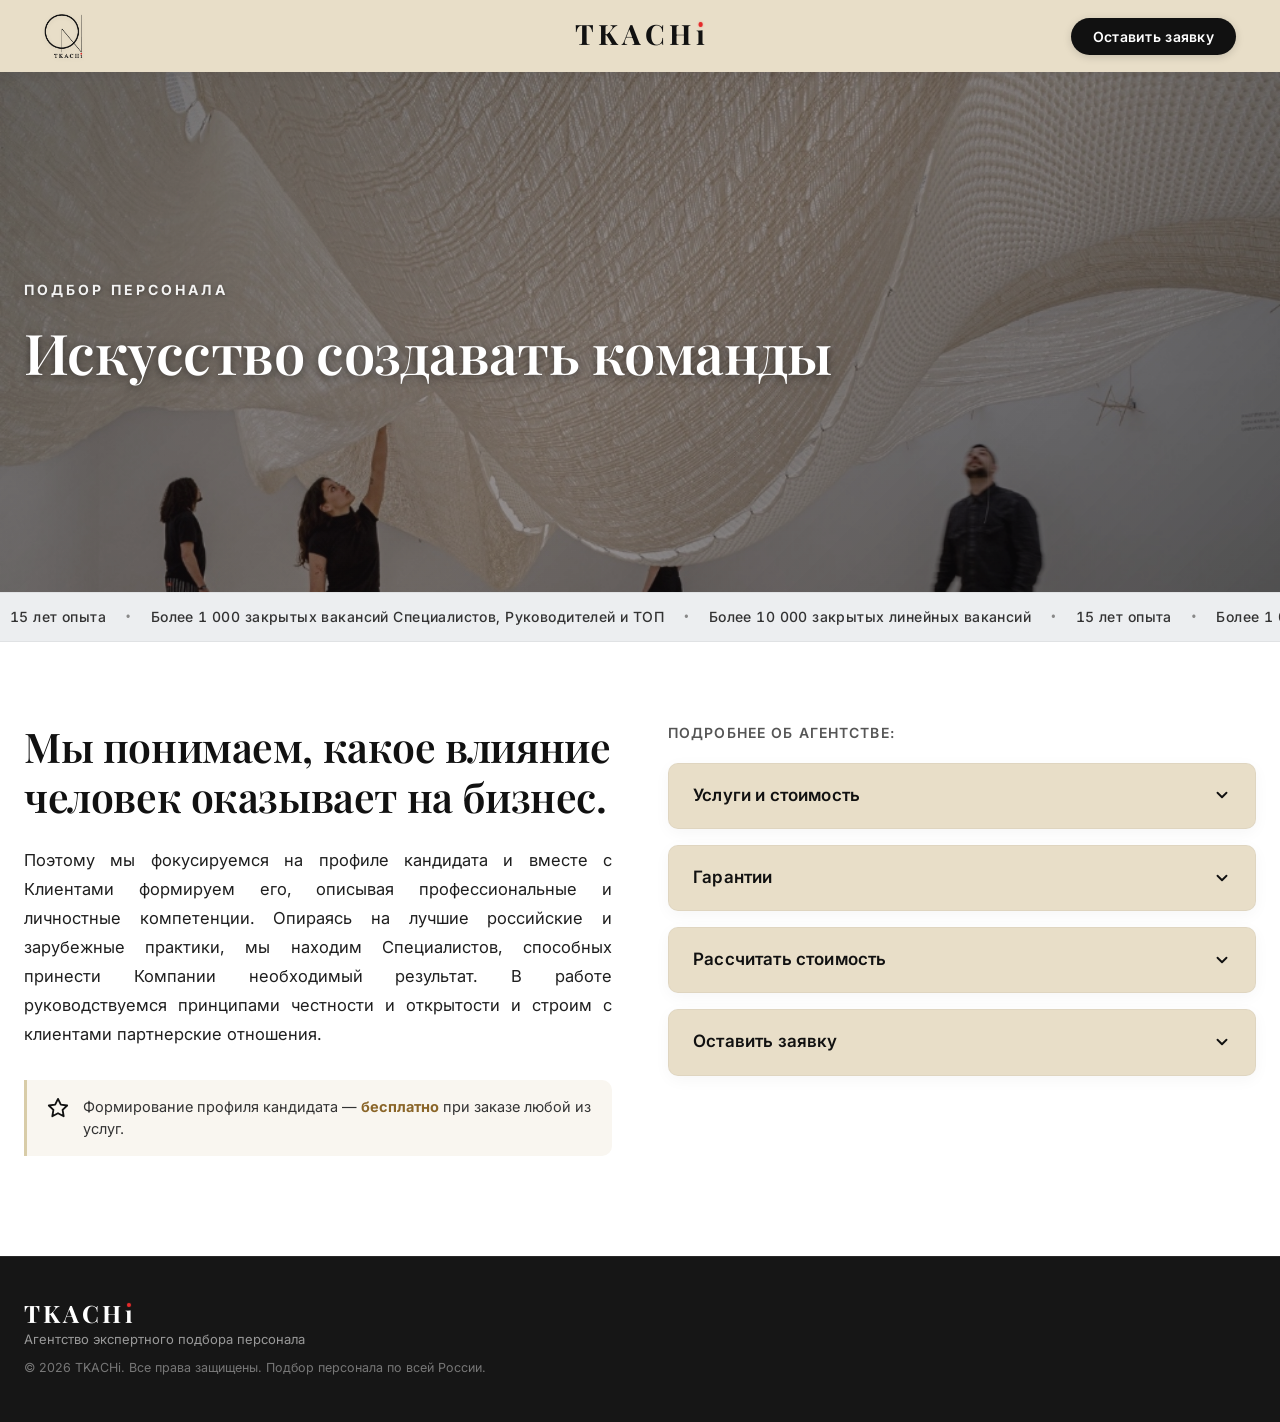
<file: index.html>
<!DOCTYPE html>
<html lang="ru">
<head>
  <meta charset="UTF-8">
  <meta name="viewport" content="width=device-width, initial-scale=1.0, viewport-fit=cover">
  <meta name="format-detection" content="telephone=no, date=no, address=no, email=no">
  <title>TKACHi — Агентство по подбору персонала</title>
  <meta name="description" content="TKACHi — агентство по подбору персонала. Экспертный поиск линейного персонала, специалистов, руководителей и ТОП-менеджеров. Искусство создавать команды.">
  <meta name="keywords" content="подбор персонала, рекрутинг, кадровое агентство, ТКАЧи, TKACHi, подбор руководителей, подбор топ менеджеров">

  <!-- Google Fonts: Cormorant Garamond for editorial headings & Inter for clean UI with Cyrillic support -->
  <link rel="preconnect" href="https://fonts.googleapis.com">
  <link rel="preconnect" href="https://fonts.gstatic.com" crossorigin>
  <link href="https://fonts.googleapis.com/css2?family=Cormorant+Garamond:ital,wght@0,400;0,500;0,600;0,700;1,400;1,600&family=Inter:wght@300;400;500;600;700;800&family=Playfair+Display:ital,wght@0,500;0,600;0,700;1,400&subset=cyrillic,cyrillic-ext&display=swap" rel="stylesheet">

  <link rel="stylesheet" href="styles.css">
  <link rel="icon" type="image/png" href="assets/logo-dark.png">
</head>
<body>

  <!-- 1. ПЛАШКА СВЕРХУ (Top Bar) -->
  <header class="top-bar" id="topHeader">
    <div class="top-bar-container">
      
      <!-- Слева по плашке «темное лого» -->
      <div class="top-bar-left">
        <a href="#hero" class="dark-logo-link" aria-label="TKACHi Главная">
          <img src="assets/logo-dark.png" alt="TKACHi dark logo" class="dark-logo-img">
        </a>
      </div>

      <!-- Посередине TKACHi (i с красной точкой), цвет надписи - черный -->
      <div class="top-bar-center">
        <a href="#hero" class="brand-text-center" id="brandSecretTrigger">
          <span class="brand-word">TKACH<span class="red-dot-i"><span class="dotless-i">ı</span></span></span>
        </a>
      </div>

      <!-- Справа по плашке кнопка-дубли «Оставить заявку», цвет кнопки черный, надпись белая -->
      <div class="top-bar-right">
        <button type="button" class="btn-top-cta" id="topCtaBtn" aria-label="Оставить заявку">
          Оставить заявку
        </button>
      </div>

    </div>
  </header>

  <main>
    <!-- 2. ЗАГОЛОВОК (Hero Section with Background Image) -->
    <section class="hero-section" id="hero">
      <div class="hero-backdrop"></div>
      <div class="hero-container">
        <!-- Надпись со шрифтом и размером схожим с шаблоном -->
        <p class="hero-subhead">ПОДБОР ПЕРСОНАЛА</p>
        <h1 class="hero-title">Искусство создавать команды</h1>
      </div>
    </section>

    <!-- 3. ПЛАШКА ПОД КАРТИНКОЙ (Running Ticker) -->
    <section class="ticker-section" aria-label="Наши достижения">
      <div class="ticker-track-wrap">
        <div class="ticker-track" id="tickerTrack">
          <!-- Text repeated for seamless infinite scrolling loop -->
          <div class="ticker-item">
            <span class="ticker-chunk">15 лет опыта</span>
            <span class="ticker-dot">•</span>
            <span class="ticker-chunk">Более 1 000 закрытых вакансий Специалистов, Руководителей и ТОП</span>
            <span class="ticker-dot">•</span>
            <span class="ticker-chunk">Более 10 000 закрытых линейных вакансий</span>
            <span class="ticker-dot">•</span>
          </div>
          <div class="ticker-item" aria-hidden="true">
            <span class="ticker-chunk">15 лет опыта</span>
            <span class="ticker-dot">•</span>
            <span class="ticker-chunk">Более 1 000 закрытых вакансий Специалистов, Руководителей и ТОП</span>
            <span class="ticker-dot">•</span>
            <span class="ticker-chunk">Более 10 000 закрытых линейных вакансий</span>
            <span class="ticker-dot">•</span>
          </div>
          <div class="ticker-item" aria-hidden="true">
            <span class="ticker-chunk">15 лет опыта</span>
            <span class="ticker-dot">•</span>
            <span class="ticker-chunk">Более 1 000 закрытых вакансий Специалистов, Руководителей и ТОП</span>
            <span class="ticker-dot">•</span>
            <span class="ticker-chunk">Более 10 000 закрытых линейных вакансий</span>
            <span class="ticker-dot">•</span>
          </div>
        </div>
      </div>
    </section>

    <!-- 4. НАПОЛНЕНИЕ НИЖЕ (Main Content: Left text, Right expandable beige buttons) -->
    <section class="content-section" id="content">
      <div class="content-container">
        
        <!-- 1. Текст об агентстве (на десктопе слева вверху, на мобильных — первым) -->
        <div class="content-left content-intro" id="contentIntro">
          <h2 class="content-heading">Мы понимаем, какое влияние человек оказывает на бизнес.</h2>
          <div class="content-body">
            <p>Поэтому мы фокусируемся на профиле кандидата и вместе с Клиентами формируем его, описывая профессиональные и личностные компетенции. Опираясь на лучшие российские и зарубежные практики, мы находим Специалистов, способных принести Компании необходимый результат. В работе руководствуемся принципами честности и открытости и строим с клиентами партнерские отношения.</p>
          </div>

          <!-- Дополнительная информация о спецпредложении -->
          <div class="extra-offer-card">
            <div class="offer-icon">
              <svg width="22" height="22" viewBox="0 0 24 24" fill="none" stroke="currentColor" stroke-width="2" stroke-linecap="round" stroke-linejoin="round">
                <path d="M12 2l3.09 6.26L22 9.27l-5 4.87 1.18 6.88L12 17.77l-6.18 3.25L7 14.14 2 9.27l6.91-1.01L12 2z"></path>
              </svg>
            </div>
            <div class="offer-text">
              Формирование профиля кандидата — <span>бесплатно</span> при заказе любой из услуг.
            </div>
          </div>
        </div>

        <!-- 2. Блоки (на десктопе справа, на мобильных — вторым, между текстом и контактами) -->
        <div class="content-right" id="actionsList">
          <p class="cards-eyebrow">Подробнее об агентстве:</p>

          <!-- 1й, название – Услуги и стоимость -->
          <div class="beige-card" id="cardServices" data-card="services" tabindex="0">
            <div class="card-header" role="button" aria-expanded="false" aria-controls="cardContentServices">
              <span class="card-title">Услуги и стоимость</span>
              <span class="card-indicator" aria-hidden="true">
                <svg class="chevron-icon" width="18" height="18" viewBox="0 0 24 24" fill="none" stroke="currentColor" stroke-width="2.5" stroke-linecap="round" stroke-linejoin="round"><polyline points="6 9 12 15 18 9"></polyline></svg>
              </span>
            </div>
            
            <div class="card-content" id="cardContentServices">
              <div class="services-list">
                <!-- Ниспадающий список из 3х с подсветкой стоимости при наведении -->
                <div class="service-item" tabindex="0">
                  <div class="service-item-head">
                    <span class="service-bullet">01</span>
                    <span class="service-name">Подбор линейного персонала</span>
                  </div>
                  <div class="service-price-badge">
                    <span class="price-highlight">10% от годового дохода сотрудника, при наличии 3х и более вакансий -20%</span>
                  </div>
                  <p class="service-subtext">Массовый подбор рабочих специальностей, торгового и сервисного персонала.</p>
                </div>

                <div class="service-item" tabindex="0">
                  <div class="service-item-head">
                    <span class="service-bullet">02</span>
                    <span class="service-name">Подбор Специалистов и Руководителей</span>
                  </div>
                  <div class="service-price-badge">
                    <span class="price-highlight">15% от годового дохода сотрудника, при наличии 3х и более вакансий -20%</span>
                  </div>
                  <p class="service-subtext">Точечный подбор специалистов, экспертов узкого профиля, Руководителей отделов.</p>
                </div>

                <div class="service-item" tabindex="0">
                  <div class="service-item-head">
                    <span class="service-bullet">03</span>
                    <span class="service-name">Подбор ТОП-менеджеров</span>
                  </div>
                  <div class="service-price-badge">
                    <span class="price-highlight">18% от годового дохода сотрудника, допустимо обсуждение стоимости</span>
                  </div>
                  <p class="service-subtext">Подбор Руководителей компаний уровня C-level.</p>
                </div>
              </div>

              <div class="card-footer-action">
                <button type="button" class="btn-subaction" id="goToCalculatorBtn">
                  Рассчитать точную стоимость в калькуляторе →
                </button>
              </div>
            </div>
          </div>

          <!-- 2й, название – Гарантии -->
          <div class="beige-card" id="cardGuarantees" data-card="guarantees" tabindex="0">
            <div class="card-header" role="button" aria-expanded="false" aria-controls="cardContentGuarantees">
              <span class="card-title">Гарантии</span>
              <span class="card-indicator" aria-hidden="true">
                <svg class="chevron-icon" width="18" height="18" viewBox="0 0 24 24" fill="none" stroke="currentColor" stroke-width="2.5" stroke-linecap="round" stroke-linejoin="round"><polyline points="6 9 12 15 18 9"></polyline></svg>
              </span>
            </div>

            <div class="card-content" id="cardContentGuarantees">
              <div class="guarantees-list">
                <!-- Ниспадающий список из 3х -->
                <div class="guarantee-item">
                  <div class="guarantee-icon">
                    <svg width="20" height="20" viewBox="0 0 24 24" fill="none" stroke="currentColor" stroke-width="2" stroke-linecap="round" stroke-linejoin="round"><circle cx="12" cy="12" r="10"></circle><polyline points="12 6 12 12 16 14"></polyline></svg>
                  </div>
                  <div class="guarantee-info">
                    <h4 class="guarantee-name">Фиксированный срок закрытия вакансий</h4>
                    <p class="guarantee-text">Первые резюме релевантных кандидатов предоставляем в течение 7 рабочих дней.</p>
                  </div>
                </div>

                <div class="guarantee-item">
                  <div class="guarantee-icon">
                    <svg width="20" height="20" viewBox="0 0 24 24" fill="none" stroke="currentColor" stroke-width="2" stroke-linecap="round" stroke-linejoin="round"><path d="M12 22s8-4 8-10V5l-8-3-8 3v7c0 6 8 10 8 10z"></path></svg>
                  </div>
                  <div class="guarantee-info">
                    <h4 class="guarantee-name">Гарантия замены в течение испытательного срока</h4>
                    <p class="guarantee-text">Если сотрудник не пройдет испытательный срок, мы в кратчайшие сроки предоставим бесплатную замену.</p>
                  </div>
                </div>

                <div class="guarantee-item">
                  <div class="guarantee-icon">
                    <svg width="20" height="20" viewBox="0 0 24 24" fill="none" stroke="currentColor" stroke-width="2" stroke-linecap="round" stroke-linejoin="round"><path d="M22 11.08V12a10 10 0 1 1-5.93-9.14"></path><polyline points="22 4 12 14.01 9 11.01"></polyline></svg>
                  </div>
                  <div class="guarantee-info">
                    <h4 class="guarantee-name">Квалифицированные кандидаты</h4>
                    <p class="guarantee-text">Все кандидаты проходят оценку экспертами в соответствии с профилем должности.</p>
                  </div>
                </div>
              </div>
            </div>
          </div>

          <!-- 3й, название – Рассчитать стоимость -->
          <div class="beige-card" id="cardCalculator" data-card="calculator" tabindex="0">
            <div class="card-header" role="button" aria-expanded="false" aria-controls="cardContentCalculator">
              <span class="card-title">Рассчитать стоимость</span>
              <span class="card-indicator" aria-hidden="true">
                <svg class="chevron-icon" width="18" height="18" viewBox="0 0 24 24" fill="none" stroke="currentColor" stroke-width="2.5" stroke-linecap="round" stroke-linejoin="round"><polyline points="6 9 12 15 18 9"></polyline></svg>
              </span>
            </div>

            <div class="card-content" id="cardContentCalculator">
              <div class="calc-box">
                <p class="calc-intro">Выберите категорию персонала, годовой доход и количество вакансий:</p>

                <!-- 3 позиции с множителями 0.1, 0.15, 0.18 -->
                <div class="calc-tabs" role="radiogroup" aria-label="Категория персонала">
                  <button type="button" class="calc-tab is-active" data-role="linear" data-base-mult="0.10" data-bulk-mult="0.08" aria-checked="true" role="radio">
                    <span class="tab-label">Линейный персонал</span>
                    <span class="tab-mult-badge">множитель 0,1 (10%)</span>
                  </button>
                  <button type="button" class="calc-tab" data-role="specialist" data-base-mult="0.15" data-bulk-mult="0.12" aria-checked="false" role="radio">
                    <span class="tab-label">Специалисты и Руководители</span>
                    <span class="tab-mult-badge">множитель 0,15 (15%)</span>
                  </button>
                  <button type="button" class="calc-tab" data-role="top" data-base-mult="0.18" data-bulk-mult="0.18" aria-checked="false" role="radio">
                    <span class="tab-label">ТОП-менеджеры</span>
                    <span class="tab-mult-badge">множитель 0,18 (18%)</span>
                  </button>
                </div>

                <div class="calc-fields">
                  <!-- Годовой доход сотрудника -->
                  <div class="calc-field-group">
                    <div class="field-label-row">
                      <label for="calcAnnualIncome">Годовой доход сотрудника, ₽</label>
                      <span class="monthly-equiv" id="calcMonthlyEquivalent">≈ 100 000 ₽ / мес.</span>
                    </div>
                    <div class="calc-input-wrap">
                      <input type="text" id="calcAnnualIncome" class="calc-input" inputmode="numeric" value="1 200 000" aria-label="Годовой доход в рублях">
                      <span class="currency-tag">₽</span>
                    </div>
                    <div class="preset-pills">
                      <button type="button" class="preset-btn" data-income="800000">800 тыс.</button>
                      <button type="button" class="preset-btn" data-income="1200000">1.2 млн</button>
                      <button type="button" class="preset-btn" data-income="2400000">2.4 млн</button>
                      <button type="button" class="preset-btn" data-income="5000000">5 млн</button>
                    </div>
                  </div>

                  <!-- Количество вакансий -->
                  <div class="calc-field-group">
                    <div class="field-label-row">
                      <label for="calcVacanciesCount">Количество вакансий</label>
                      <span class="discount-pill" id="calcDiscountPill" style="display: none;">Скидка 20% активирована!</span>
                    </div>
                    <div class="stepper-wrap">
                      <button type="button" class="stepper-btn" id="calcVacMinus" aria-label="Уменьшить">-</button>
                      <input type="number" id="calcVacanciesCount" class="calc-input-stepper" min="1" max="100" value="1" aria-label="Количество вакансий">
                      <button type="button" class="stepper-btn" id="calcVacPlus" aria-label="Увеличить">+</button>
                    </div>
                    <p class="calc-note" id="calcBulkHint">При наличии 3-х и более вакансий действует скидка 20%: линейный 8%, специалисты 12%.</p>
                  </div>
                </div>

                <!-- Выходит примерная итоговая сумма -->
                <div class="calc-result-box">
                  <div class="result-formula" id="calcFormula">
                    1 200 000 ₽ × 0,10 × 1 вак.
                  </div>
                  <div class="result-total-row">
                    <span class="total-label">Примерная итоговая сумма:</span>
                    <span class="total-value" id="calcTotalValue">~ 120 000 ₽</span>
                  </div>
                </div>
              </div>
            </div>
          </div>

          <!-- 4й, название – Оставить заявку -->
          <div class="beige-card" id="cardApplication" data-card="application" tabindex="0">
            <div class="card-header" role="button" aria-expanded="false" aria-controls="cardContentApplication">
              <span class="card-title">Оставить заявку</span>
              <span class="card-indicator" aria-hidden="true">
                <svg class="chevron-icon" width="18" height="18" viewBox="0 0 24 24" fill="none" stroke="currentColor" stroke-width="2.5" stroke-linecap="round" stroke-linejoin="round"><polyline points="6 9 12 15 18 9"></polyline></svg>
              </span>
            </div>

            <div class="card-content" id="cardContentApplication">
              <!-- Ниспадающая анкета с полями -->
              <form class="application-form" id="applicationForm" action="https://formsubmit.co/ilya.zotov@tkachi.pro" method="POST" novalidate>
                <input type="hidden" name="_cc" value="olga.tkach@tkachi.pro">
                <input type="hidden" name="_captcha" value="false">
                <input type="hidden" name="_template" value="table">
                <input type="hidden" name="_subject" id="formSubjectHidden" value="Новая заявка на подбор персонала — TKACHi">
                
                <!-- Название компании -->
                <div class="form-group">
                  <label for="companyName">Название компании <span class="req">*</span></label>
                  <input type="text" id="companyName" name="companyName" class="form-input" placeholder="ООО «Компания»" required>
                  <div class="form-error-msg" id="errCompanyName">Пожалуйста, укажите название компании</div>
                </div>

                <!-- Количество вакансий (три уровня – Линейный персонал, Специалисты и Руководители, ТОП-менеджеры) -->
                <div class="form-group">
                  <label class="form-label-vacancies">
                    Количество вакансий по уровням:
                  </label>
                  <div class="vacancies-levels-grid">
                    
                    <div class="level-box">
                      <div class="level-header">
                        <span class="level-tag">Линейный персонал</span>
                        <span class="level-sub">ставка 10% (от 3-х вак. — скидка 20%)</span>
                      </div>
                      <div class="stepper-wrap stepper-compact">
                        <button type="button" class="stepper-btn form-vac-minus" data-target="vacLinear" aria-label="Меньше">-</button>
                        <input type="number" id="vacLinear" name="vacLinear" class="calc-input-stepper" min="0" max="999" value="0">
                        <button type="button" class="stepper-btn form-vac-plus" data-target="vacLinear" aria-label="Больше">+</button>
                      </div>
                    </div>

                    <div class="level-box">
                      <div class="level-header">
                        <span class="level-tag">Специалисты и Руководители</span>
                        <span class="level-sub">ставка 15% (от 3-х вак. — скидка 20%)</span>
                      </div>
                      <div class="stepper-wrap stepper-compact">
                        <button type="button" class="stepper-btn form-vac-minus" data-target="vacSpecialist" aria-label="Меньше">-</button>
                        <input type="number" id="vacSpecialist" name="vacSpecialist" class="calc-input-stepper" min="0" max="999" value="1">
                        <button type="button" class="stepper-btn form-vac-plus" data-target="vacSpecialist" aria-label="Больше">+</button>
                      </div>
                    </div>

                    <div class="level-box">
                      <div class="level-header">
                        <span class="level-tag">ТОП-менеджеры</span>
                        <span class="level-sub">ставка 18%</span>
                      </div>
                      <div class="stepper-wrap stepper-compact">
                        <button type="button" class="stepper-btn form-vac-minus" data-target="vacTop" aria-label="Меньше">-</button>
                        <input type="number" id="vacTop" name="vacTop" class="calc-input-stepper" min="0" max="999" value="0">
                        <button type="button" class="stepper-btn form-vac-plus" data-target="vacTop" aria-label="Больше">+</button>
                      </div>
                    </div>

                  </div>
                  <div class="form-error-msg" id="errVacTotal">Укажите хотя бы одну вакансию для подбора</div>
                </div>

                <!-- ФИ (Фамилия и Имя) -->
                <div class="form-group">
                  <label for="fullName">ФИ (Фамилия и Имя) <span class="req">*</span></label>
                  <input type="text" id="fullName" name="fullName" class="form-input" placeholder="Имя и Фамилия" required>
                  <div class="form-error-msg" id="errFullName">Пожалуйста, укажите ваши имя и фамилию</div>
                </div>

                <!-- Номер телефона -->
                <div class="form-group">
                  <label for="phone">Номер телефона <span class="req">*</span></label>
                  <input type="tel" id="phone" name="phone" class="form-input" placeholder="+7 (___) ___-__-__" required>
                  <div class="form-error-msg" id="errPhone">Введите корректный номер телефона (10 цифр)</div>
                </div>

                <!-- Дополнительный способ связи (при необходимости) -->
                <div class="form-group">
                  <label for="extraContact">Дополнительный способ связи (при необходимости)</label>
                  <input type="text" id="extraContact" name="extraContact" class="form-input" placeholder="Telegram @username, WhatsApp или email">
                </div>

                <!-- Кнопка «отправить» -->
                <div class="form-submit-row">
                  <button type="submit" class="btn-form-submit" id="submitAppBtn">
                    <svg width="18" height="18" viewBox="0 0 24 24" fill="none" stroke="currentColor" stroke-width="2" stroke-linecap="round" stroke-linejoin="round"><line x1="22" y1="2" x2="11" y2="13"></line><polygon points="22 2 15 22 11 13 2 9 22 2"></polygon></svg>
                    <span>Отправить заявку</span>
                  </button>
                </div>

              </form>

              <!-- Состояние успешной отправки -->
              <div class="form-success-box" id="formSuccessBox" style="display: none;">
                <div class="success-icon-wrap">
                  <svg width="36" height="36" viewBox="0 0 24 24" fill="none" stroke="#2e7d32" stroke-width="2.5" stroke-linecap="round" stroke-linejoin="round"><path d="M22 11.08V12a10 10 0 1 1-5.93-9.14"></path><polyline points="22 4 12 14.01 9 11.01"></polyline></svg>
                </div>
                <h3 class="success-title">Заявка успешно отправлена!</h3>
                <p class="success-text" id="successTextMain">
                  Спасибо за обращение! Ваша заявка успешно принята в работу.
                </p>
                <p class="success-text">
                  Мы свяжемся с вами в течение 15 минут для обсуждения профиля должности.
                </p>
                <div class="delivery-status-note" id="emailDeliveryStatus" style="display: none;"></div>
                <div class="success-actions">
                  <button type="button" class="btn-reset-form" id="resetFormBtn">
                    Отправить ещё одну заявку
                  </button>
                </div>
              </div>

            </div>
          </div>

        </div>

      </div>
    </section>
  </main>

  <!-- Подвал сайта (Footer) -->
  <footer class="site-footer">
    <div class="footer-container">
      <div class="footer-left">
        <div class="footer-brand">
          <span class="footer-logo-text">TKACH<span class="red-dot-i"><span class="dotless-i">ı</span></span></span>
          <span class="footer-slogan">Агентство экспертного подбора персонала</span>
        </div>
        <p class="footer-copy">© 2026 TKACHi. Все права защищены. Подбор персонала по всей России.</p>
      </div>
    </div>
  </footer>

  <!-- Секретное модальное окно авторизации администратора (вход по паролю tkachi) -->
  <div class="admin-auth-backdrop" id="adminAuthModal" role="dialog" aria-modal="true" aria-labelledby="adminAuthTitle" style="display: none;">
    <div class="admin-auth-card">
      <button type="button" class="btn-close-modal admin-auth-close" id="closeAdminAuthBtn" aria-label="Закрыть окно входа">
        <svg width="20" height="20" viewBox="0 0 24 24" fill="none" stroke="currentColor" stroke-width="2.5" stroke-linecap="round" stroke-linejoin="round">
          <line x1="18" y1="6" x2="6" y2="18"></line>
          <line x1="6" y1="6" x2="18" y2="18"></line>
        </svg>
      </button>

      <div class="admin-auth-header">
        <div class="admin-auth-icon-wrap">
          <svg width="24" height="24" viewBox="0 0 24 24" fill="none" stroke="currentColor" stroke-width="2" stroke-linecap="round" stroke-linejoin="round">
            <rect x="3" y="11" width="18" height="11" rx="2" ry="2"></rect>
            <path d="M7 11V7a5 5 0 0 1 10 0v4"></path>
          </svg>
        </div>
        <h3 class="admin-auth-title" id="adminAuthTitle">Панель управления</h3>
        <p class="admin-auth-sub">Введите пароль для доступа к статистике и реестру заявок</p>
      </div>

      <form class="admin-auth-form" id="adminAuthForm" autocomplete="off" onsubmit="return false;">
        <div class="admin-auth-input-group">
          <input type="password" id="adminPasswordInput" class="admin-auth-input" placeholder="Пароль доступа" autocomplete="current-password" spellcheck="false" required>
          <button type="button" class="admin-auth-eye-btn" id="togglePasswordVisibilityBtn" aria-label="Показать или скрыть пароль" tabindex="-1">
            <svg class="eye-icon-open" width="18" height="18" viewBox="0 0 24 24" fill="none" stroke="currentColor" stroke-width="2" stroke-linecap="round" stroke-linejoin="round">
              <path d="M1 12s4-8 11-8 11 8 11 8-4 8-11 8-11-8-11-8z"></path>
              <circle cx="12" cy="12" r="3"></circle>
            </svg>
            <svg class="eye-icon-closed" width="18" height="18" viewBox="0 0 24 24" fill="none" stroke="currentColor" stroke-width="2" stroke-linecap="round" stroke-linejoin="round" style="display: none;">
              <path d="M17.94 17.94A10.07 10.07 0 0 1 12 20c-7 0-11-8-11-8a18.45 18.45 0 0 1 5.06-5.94M9.9 4.24A9.12 9.12 0 0 1 12 4c7 0 11 8 11 8a18.5 18.5 0 0 1-2.16 3.19m-6.72-1.07a3 3 0 1 1-4.24-4.24"></path>
              <line x1="1" y1="1" x2="23" y2="23"></line>
            </svg>
          </button>
        </div>

        <div class="admin-auth-error" id="adminAuthError" style="display: none;">
          Неверный пароль. Доступ ограничен.
        </div>

        <button type="submit" class="btn-admin-submit" id="adminLoginBtn">
          <span>Войти</span>
          <svg width="16" height="16" viewBox="0 0 24 24" fill="none" stroke="currentColor" stroke-width="2" stroke-linecap="round" stroke-linejoin="round">
            <polyline points="9 18 15 12 9 6"></polyline>
          </svg>
        </button>
      </form>
    </div>
  </div>

  <!-- Модальное окно общей статистики и журнала заявок (Административная панель) -->
  <div class="stats-modal-backdrop" id="statsModal" role="dialog" aria-modal="true" aria-labelledby="statsModalTitle" style="display: none;">
    <div class="stats-modal-window">
      <div class="stats-modal-header">
        <div class="modal-header-info">
          <div class="admin-badge-row">
            <span class="admin-lock-badge">
              <svg width="12" height="12" viewBox="0 0 24 24" fill="none" stroke="currentColor" stroke-width="2.5"><rect x="3" y="11" width="18" height="11" rx="2" ry="2"></rect><path d="M7 11V7a5 5 0 0 1 10 0v4"></path></svg>
              Панель администратора
            </span>
          </div>
          <h3 class="stats-modal-title" id="statsModalTitle">Реестр заявок и показатели сайта</h3>
          <p class="stats-modal-subtitle">Все поступившие заявки клиентов и счетчик посещений без потери данных</p>
        </div>
        <button type="button" class="btn-close-modal" id="closeStatsModalBtn" aria-label="Закрыть панель">
          <svg width="20" height="20" viewBox="0 0 24 24" fill="none" stroke="currentColor" stroke-width="2.5" stroke-linecap="round" stroke-linejoin="round">
            <line x1="18" y1="6" x2="6" y2="18"></line>
            <line x1="6" y1="6" x2="18" y2="18"></line>
          </svg>
        </button>
      </div>

      <div class="stats-modal-body">
        <div class="modal-kpi-bar">
          <div class="kpi-chip">
            <span class="kpi-chip-label">Просмотров сайта:</span>
            <span class="kpi-chip-val" id="statVisitsCounter">0</span>
          </div>
          <div class="kpi-chip">
            <span class="kpi-chip-label">Всего заявок:</span>
            <span class="kpi-chip-val" id="statLeadsCounter">0</span>
          </div>
          <div class="kpi-chip">
            <span class="kpi-chip-label">Конверсия:</span>
            <span class="kpi-chip-val" id="statCrPercent">0%</span>
          </div>
          <div class="kpi-chip">
            <span class="kpi-chip-label">База данных:</span>
            <span class="kpi-chip-val kpi-chip-active">Активна (localStorage)</span>
          </div>
        </div>

        <div class="leads-list-container" id="leadsListContainer">
          <!-- Заполняется динамически -->
        </div>
      </div>

      <div class="stats-modal-footer">
        <button type="button" class="btn-modal-action btn-modal-export" id="exportLeadsCsvBtn">
          <svg width="16" height="16" viewBox="0 0 24 24" fill="none" stroke="currentColor" stroke-width="2" stroke-linecap="round" stroke-linejoin="round">
            <path d="M21 15v4a2 2 0 0 1-2 2H5a2 2 0 0 1-2-2v-4"></path>
            <polyline points="7 10 12 15 17 10"></polyline>
            <line x1="12" y1="15" x2="12" y2="3"></line>
          </svg>
          <span>Экспортировать в CSV / Excel</span>
        </button>

        <button type="button" class="btn-modal-action btn-modal-reset" id="resetStatsBtn">
          <svg width="16" height="16" viewBox="0 0 24 24" fill="none" stroke="currentColor" stroke-width="2" stroke-linecap="round" stroke-linejoin="round">
            <polyline points="1 4 1 10 7 10"></polyline>
            <path d="M3.51 15a9 9 0 1 0 2.13-9.36L1 10"></path>
          </svg>
          <span>Обнулить счетчики</span>
        </button>

        <div class="modal-footer-right">
          <button type="button" class="btn-modal-close-main" id="closeStatsModalMainBtn">
            Закрыть панель
          </button>
        </div>
      </div>
    </div>
  </div>

  <script src="script.js"></script>
</body>
</html>
</file>
<file: styles.css>
/* ==========================================================================
   TKACHi Recruiting Agency — Design Styles
   Color palette & typography closely matching reference site & guidelines
   ========================================================================== */

:root {
  /* Colors - Authentic Warm Beige Palette (тепло-бежевый) */
  --color-warm-beige: #E8DEC8;          /* Authentic natural warm beige */
  --color-warm-beige-hover: #DFD3BA;    /* Slightly deeper warm beige tone */
  --color-warm-beige-light: #F9F6F0;    /* Soft warm cream tint for content cards */
  --color-warm-beige-border: #D8CCA8;   /* Subtle warm border accent */
  --color-warm-beige-soft: #F4ECE1;     /* Warm beige accent for tags/notices */
  --color-accent-warm: #8A6528;         /* Warm bronze/gold accent */
  --color-ticker-grey: #ECEEF0;      /* Light grey ticker bar */
  --color-white: #FFFFFF;
  --color-black: #111111;
  --color-black-hover: #262626;
  --color-text-dark: #1F1F1F;
  --color-text-muted: #555555;
  --color-text-light: #F8F9FA;
  --color-border-subtle: rgba(0, 0, 0, 0.08);
  --color-red-dot: #E52B2B;          /* Distinctive red dot on TKACHi */
  --color-success: #2E7D32;
  --color-success-bg: #E8F5E9;
  --color-error: #D32F2F;

  /* Typography */
  --font-serif: 'Playfair Display', 'Cormorant Garamond', Georgia, serif;
  --font-sans: 'Inter', -apple-system, BlinkMacSystemFont, 'Segoe UI', Roboto, sans-serif;

  /* Layout & Transitions */
  --container-max-width: 1240px;
  --header-height: 72px;
  --radius-sm: 6px;
  --radius-md: 10px;
  --radius-lg: 16px;
  --radius-pill: 9999px;
  --shadow-subtle: 0 4px 16px rgba(0, 0, 0, 0.04);
  --shadow-card: 0 8px 24px rgba(0, 0, 0, 0.07);
  --shadow-hover: 0 12px 32px rgba(0, 0, 0, 0.12);
  --transition-smooth: all 0.35s cubic-bezier(0.25, 1, 0.5, 1);
}

/* Base Reset */
*, *::before, *::after {
  box-sizing: border-box;
  margin: 0;
  padding: 0;
}

html {
  font-size: 16px;
  scroll-behavior: smooth;
  -webkit-text-size-adjust: 100%;
  text-size-adjust: 100%;
  -webkit-font-smoothing: antialiased;
  -moz-osx-font-smoothing: grayscale;
}

body {
  font-family: var(--font-sans);
  color: var(--color-text-dark);
  background-color: var(--color-white);
  line-height: 1.6;
  overflow-x: hidden;
}

img {
  display: block;
  max-width: 100%;
  height: auto;
}

button, input, select, textarea {
  font-family: inherit;
  font-size: inherit;
}

a {
  color: inherit;
  text-decoration: none;
}

/* ==========================================================================
   1. ПЛАШКА СВЕРХУ (Top Bar)
   ========================================================================== */
.top-bar {
  background-color: var(--color-warm-beige);
  height: var(--header-height);
  width: 100%;
  position: sticky;
  top: 0;
  z-index: 1000;
  box-shadow: 0 2px 10px rgba(0, 0, 0, 0.05);
  transition: var(--transition-smooth);
}

.top-bar-container {
  max-width: var(--container-max-width);
  height: 100%;
  margin: 0 auto;
  padding: 0 24px;
  display: flex;
  align-items: center;
  justify-content: space-between;
}

/* Слева по плашке: «темное лого» */
.top-bar-left {
  display: flex;
  align-items: center;
  flex: 1;
}

.dark-logo-link {
  display: inline-flex;
  align-items: center;
  justify-content: center;
  transition: transform 0.2s ease;
}

.dark-logo-link:hover {
  transform: scale(1.04);
}

.dark-logo-img {
  height: 46px;
  width: auto;
  object-fit: contain;
  transition: transform 0.2s ease, filter 0.2s ease;
  filter: drop-shadow(0 1px 2px rgba(0, 0, 0, 0.08));
}

/* Посередине: TKACHi (i с красной точкой), цвет надписи - черный */
.top-bar-center {
  display: flex;
  align-items: center;
  justify-content: center;
  flex: 2;
  text-align: center;
}

.brand-text-center {
  display: inline-block;
  color: var(--color-black);
  text-decoration: none;
  transition: opacity 0.2s ease;
  user-select: none;
  -webkit-user-select: none;
  cursor: pointer;
  touch-action: manipulation;
}

.brand-text-center:hover {
  opacity: 0.85;
}

.brand-word {
  font-family: var(--font-serif);
  font-size: 28px;
  font-weight: 700;
  letter-spacing: 0.14em;
  text-transform: uppercase;
  color: var(--color-black);
  position: relative;
  display: inline-flex;
  align-items: baseline;
  line-height: 1;
}

/* Stylized 'i' with a prominent red dot (single dot, no duplicate) */
.red-dot-i {
  position: relative;
  color: var(--color-black);
  text-transform: none;
  font-style: normal;
  display: inline-flex;
  align-items: baseline;
  line-height: 1;
  letter-spacing: 0;
  vertical-align: baseline;
  margin-left: 0.05em;
}

.dotless-i {
  font-style: normal;
  display: inline-block;
  line-height: 1;
  letter-spacing: 0;
  color: inherit;
}

.red-dot-i::after {
  content: '';
  position: absolute;
  top: 0.09em;
  left: 50%;
  transform: translateX(-50%);
  width: 0.17em;
  height: 0.17em;
  background-color: var(--color-red-dot);
  border-radius: 50%;
  box-shadow: 0 0 0.06em rgba(229, 43, 43, 0.5);
  pointer-events: none;
}

/* Справа по плашке: кнопка «Оставить заявку», черная, надпись белая */
.top-bar-right {
  display: flex;
  align-items: center;
  justify-content: flex-end;
  flex: 1;
}

.btn-top-cta {
  background-color: var(--color-black);
  color: var(--color-white);
  border: none;
  padding: 10px 22px;
  font-size: 14px;
  font-weight: 600;
  letter-spacing: 0.02em;
  border-radius: var(--radius-pill);
  cursor: pointer;
  transition: var(--transition-smooth);
  box-shadow: 0 2px 8px rgba(0, 0, 0, 0.15);
  white-space: nowrap;
}

.btn-top-cta:hover {
  background-color: var(--color-black-hover);
  transform: translateY(-1px);
  box-shadow: 0 4px 12px rgba(0, 0, 0, 0.25);
}

.btn-top-cta:active {
  transform: translateY(0);
}

/* ==========================================================================
   2. ЗАГОЛОВОК (Hero Section)
   ========================================================================== */
.hero-section {
  position: relative;
  min-height: 520px;
  background-image: url('assets/hero-bg.jpg');
  background-size: cover;
  background-position: center center;
  background-repeat: no-repeat;
  display: flex;
  align-items: center;
  justify-content: flex-start;
  padding: 90px 24px;
  color: var(--color-white);
}

/* Darkening gradient overlay for optimal legibility while preserving image texture */
.hero-backdrop {
  position: absolute;
  top: 0;
  left: 0;
  right: 0;
  bottom: 0;
  background: linear-gradient(
    135deg,
    rgba(15, 15, 18, 0.52) 0%,
    rgba(25, 20, 22, 0.44) 50%,
    rgba(10, 10, 12, 0.6) 100%
  );
  backdrop-filter: blur(0.5px);
  z-index: 1;
}

.hero-container {
  position: relative;
  z-index: 2;
  max-width: var(--container-max-width);
  margin: 0 auto;
  width: 100%;
}

/* Маленькая верхняя плашка/метка в стиле референса (SUSTAINABILITY GUIDE -> ПОДБОР ПЕРСОНАЛА) */
.hero-subhead {
  font-family: var(--font-sans);
  font-size: 14px;
  font-weight: 700;
  letter-spacing: 0.22em;
  text-transform: uppercase;
  color: rgba(255, 255, 255, 0.92);
  margin-bottom: 18px;
  text-shadow: 0 1px 4px rgba(0, 0, 0, 0.4);
}

/* Главный заголовок со шрифтом и стилем как в шаблоне (Great Coffee Doing Better -> ПОДБОР ПЕРСОНАЛА ...) */
.hero-title {
  font-family: var(--font-serif);
  font-size: clamp(34px, 4.5vw, 56px);
  font-weight: 600;
  line-height: 1.16;
  max-width: 900px;
  letter-spacing: -0.01em;
  color: var(--color-white);
  text-shadow: 0 2px 10px rgba(0, 0, 0, 0.45);
}

/* ==========================================================================
   3. ПЛАШКА ПОД КАРТИНКОЙ (Running Ticker)
   ========================================================================== */
.ticker-section {
  background-color: var(--color-ticker-grey);
  border-top: 1px solid rgba(0, 0, 0, 0.05);
  border-bottom: 1px solid rgba(0, 0, 0, 0.05);
  padding: 13px 0;
  overflow: hidden;
  user-select: none;
  -webkit-text-size-adjust: 100%;
  text-size-adjust: 100%;
}

.ticker-track-wrap {
  display: flex;
  width: 100%;
  overflow: hidden;
}

.ticker-track {
  display: flex;
  white-space: nowrap;
  animation: marqueeScroll 32s linear infinite;
  will-change: transform;
}

.ticker-track:hover {
  animation-play-state: paused;
}

.ticker-item {
  display: flex;
  align-items: center;
  flex-shrink: 0;
  font-family: 'Inter', -apple-system, BlinkMacSystemFont, 'SF Pro Text', 'Segoe UI', Roboto, Helvetica, Arial, sans-serif;
  font-size: 14px;
  font-weight: 500;
  color: #333333;
  letter-spacing: 0.03em;
  -webkit-text-size-adjust: 100%;
  text-size-adjust: 100%;
  font-feature-settings: 'tnum' 1;
  font-variant-numeric: tabular-nums;
  -webkit-font-smoothing: antialiased;
  -moz-osx-font-smoothing: grayscale;
}

.ticker-chunk {
  padding: 0 10px;
  font-family: inherit;
  font-size: inherit;
  font-weight: inherit;
  color: inherit;
  -webkit-text-size-adjust: 100%;
}

.ticker-dot {
  color: #888888;
  padding: 0 10px;
  font-size: 12px;
  font-family: -apple-system, BlinkMacSystemFont, 'Segoe UI', Roboto, sans-serif;
  line-height: 1;
  user-select: none;
}

/* Prevent iOS WebKit telephone/date auto-detection styling inside ticker */
.ticker-item a,
.ticker-chunk a {
  color: inherit !important;
  text-decoration: none !important;
  font-family: inherit !important;
  font-size: inherit !important;
  font-weight: inherit !important;
  pointer-events: none;
}

@keyframes marqueeScroll {
  0% {
    transform: translateX(0);
  }
  100% {
    transform: translateX(-33.333%);
  }
}

/* ==========================================================================
   4. НАПОЛНЕНИЕ НИЖЕ (Main Content)
   ========================================================================== */
.content-section {
  background-color: var(--color-white);
  padding: 80px 24px 100px;
}

.content-container {
  max-width: var(--container-max-width);
  margin: 0 auto;
  display: grid;
  grid-template-columns: 1fr 1fr;
  column-gap: 56px;
  row-gap: 32px;
  align-items: start;
}

/* Left Column: Text like in template */
.content-left,
.content-intro {
  display: flex;
  flex-direction: column;
  gap: 24px;
}

.content-heading {
  font-family: var(--font-serif);
  font-size: clamp(30px, 3.2vw, 42px);
  font-weight: 600;
  line-height: 1.22;
  color: var(--color-black);
  letter-spacing: -0.01em;
}

.content-body p {
  font-size: 16.5px;
  line-height: 1.75;
  color: var(--color-text-dark);
  font-weight: 400;
  text-align: justify;
  text-justify: inter-word;
  -webkit-hyphens: auto;
  -ms-hyphens: auto;
  hyphens: auto;
}

/* Special Offer Banner */
.extra-offer-card {
  display: flex;
  align-items: flex-start;
  gap: 14px;
  background-color: var(--color-warm-beige-light);
  border-left: 3px solid var(--color-warm-beige-border);
  padding: 16px 20px;
  border-radius: 0 var(--radius-md) var(--radius-md) 0;
  margin-top: 8px;
}

.offer-icon {
  color: var(--color-black);
  flex-shrink: 0;
  margin-top: 1px;
}

.offer-text {
  font-size: 14.5px;
  line-height: 1.5;
  color: #333333;
}

.offer-text span {
  font-weight: 700;
  color: var(--color-accent-warm);
}

/* ==========================================================================
   Statistics & Applications Counter Dashboard Widget (Point 4)
   ========================================================================== */
.stats-analytics-block {
  grid-area: stats;
  align-self: start;
  margin-top: 4px;
  padding: 24px;
  background-color: var(--color-warm-beige-light);
  border: 1px solid var(--color-warm-beige-border);
  border-radius: var(--radius-lg);
  box-shadow: var(--shadow-subtle);
  display: flex;
  flex-direction: column;
  gap: 18px;
  transition: var(--transition-smooth);
}

.stats-analytics-block:hover {
  box-shadow: var(--shadow-card);
  border-color: #C8BA95;
}

.stats-block-header {
  display: flex;
  align-items: center;
  justify-content: space-between;
  gap: 16px;
  flex-wrap: wrap;
}

.stats-header-title-wrap {
  display: flex;
  flex-direction: column;
  gap: 4px;
}

.live-indicator {
  display: inline-flex;
  align-items: center;
  gap: 8px;
}

.live-dot {
  width: 8px;
  height: 8px;
  background-color: var(--color-success);
  border-radius: 50%;
  display: inline-block;
  position: relative;
}

.live-dot::after {
  content: '';
  position: absolute;
  top: -2px;
  left: -2px;
  width: 12px;
  height: 12px;
  border-radius: 50%;
  border: 1px solid var(--color-success);
  animation: pulse-ring 1.8s infinite cubic-bezier(0.215, 0.61, 0.355, 1);
}

@keyframes pulse-ring {
  0% { transform: scale(0.7); opacity: 0.9; }
  70% { transform: scale(1.6); opacity: 0; }
  100% { transform: scale(1.6); opacity: 0; }
}

.live-text {
  font-size: 11.5px;
  text-transform: uppercase;
  letter-spacing: 0.08em;
  font-weight: 700;
  color: var(--color-success);
}

.stats-block-title {
  font-family: var(--font-serif);
  font-size: 20px;
  font-weight: 600;
  color: var(--color-black);
  margin: 0;
}

.btn-stats-view {
  display: inline-flex;
  align-items: center;
  gap: 8px;
  background-color: var(--color-white);
  color: var(--color-black);
  border: 1px solid var(--color-warm-beige-border);
  padding: 8px 14px;
  border-radius: var(--radius-pill);
  font-size: 13px;
  font-weight: 600;
  cursor: pointer;
  transition: all 0.25s ease;
  box-shadow: 0 1px 4px rgba(0, 0, 0, 0.04);
}

.btn-stats-view:hover {
  background-color: var(--color-black);
  color: var(--color-white);
  border-color: var(--color-black);
  transform: translateY(-1px);
  box-shadow: 0 4px 12px rgba(0, 0, 0, 0.12);
}

.stats-cards-grid {
  display: grid;
  grid-template-columns: 1fr 1fr;
  gap: 14px;
}

.stat-metric-card {
  background-color: var(--color-white);
  border: 1px solid rgba(0, 0, 0, 0.06);
  border-radius: var(--radius-md);
  padding: 16px 18px;
  display: flex;
  flex-direction: column;
  gap: 6px;
  transition: transform 0.25s ease, box-shadow 0.25s ease;
}

.stat-metric-card:hover {
  transform: translateY(-2px);
  box-shadow: 0 6px 16px rgba(0, 0, 0, 0.06);
}

.stat-metric-top {
  display: flex;
  align-items: center;
  justify-content: space-between;
  margin-bottom: 2px;
}

.stat-metric-icon {
  color: var(--color-accent-warm);
  display: inline-flex;
  align-items: center;
}

.stat-badge {
  font-size: 11px;
  font-weight: 600;
  padding: 3px 8px;
  border-radius: var(--radius-pill);
}

.stat-badge-visits {
  background-color: #EEF2F6;
  color: #334E68;
}

.stat-badge-leads {
  background-color: #E8F5E9;
  color: #2E7D32;
}

.stat-metric-value {
  font-family: var(--font-serif);
  font-size: 32px;
  font-weight: 700;
  color: var(--color-black);
  line-height: 1.1;
  letter-spacing: -0.01em;
}

.stat-metric-label {
  font-size: 13.5px;
  font-weight: 600;
  color: var(--color-text-dark);
}

.stat-metric-sub {
  font-size: 12px;
  color: var(--color-text-muted);
}

.stats-block-footer {
  border-top: 1px solid rgba(0, 0, 0, 0.06);
  padding-top: 12px;
}

.stats-note-text {
  display: flex;
  align-items: flex-start;
  gap: 8px;
  font-size: 12.5px;
  color: #666666;
  line-height: 1.45;
}

.stats-note-text svg {
  flex-shrink: 0;
  margin-top: 2px;
  color: var(--color-accent-warm);
}

/* ==========================================================================
   Right Column: Four Expandable Beige Buttons
   "плашки справа должны при наведении расширяться,так же и под телефоны сделай адаптацию"
   ========================================================================== */
.content-right {
  display: flex;
  flex-direction: column;
  gap: 16px;
}

.cards-eyebrow {
  font-size: 14px;
  font-weight: 600;
  text-transform: uppercase;
  letter-spacing: 0.08em;
  color: var(--color-text-muted);
  margin-bottom: 2px;
}

/* Base Card Style */
.beige-card {
  background-color: var(--color-warm-beige);
  border-radius: var(--radius-md);
  border: 1px solid rgba(0, 0, 0, 0.04);
  box-shadow: var(--shadow-subtle);
  overflow: hidden;
  transition: all 0.4s cubic-bezier(0.16, 1, 0.3, 1);
  outline: none;
  scroll-margin-top: calc(var(--header-height) + 16px);
}

.beige-card:focus-visible {
  box-shadow: 0 0 0 3px rgba(232, 222, 200, 0.85), 0 0 0 5px var(--color-black);
}

/* Card Header: Acts as the button / trigger */
.card-header {
  padding: 18px 24px;
  display: flex;
  align-items: center;
  justify-content: space-between;
  cursor: pointer;
  user-select: none;
  background-color: var(--color-warm-beige);
  transition: background-color 0.25s ease;
}

.beige-card:hover .card-header,
.beige-card.is-open .card-header {
  background-color: var(--color-warm-beige-hover);
}

.card-title {
  font-family: var(--font-sans);
  font-size: 17px;
  font-weight: 600;
  color: var(--color-black);
  letter-spacing: 0.01em;
}

.card-indicator {
  display: inline-flex;
  align-items: center;
  justify-content: center;
  color: var(--color-black);
  transition: transform 0.35s ease;
}

.chevron-icon {
  transition: transform 0.35s cubic-bezier(0.2, 0.8, 0.2, 1);
}

/* Card Content: Expandable container */
.card-content {
  max-height: 0;
  opacity: 0;
  overflow: hidden;
  padding: 0 24px;
  transition: max-height 0.45s cubic-bezier(0.2, 0.8, 0.2, 1),
              opacity 0.3s ease,
              padding 0.35s ease;
  background-color: #FAF7F2;
  border-top: 1px solid rgba(0, 0, 0, 0.04);
}

/* Desktop Hover & Expansion
   "плашки справа должны при наведении расширяться,так же и под телефоны сделай адаптацию" */
@media (min-width: 769px) {
  .beige-card {
    transition: transform 0.3s cubic-bezier(0.2, 0.8, 0.2, 1),
                box-shadow 0.3s ease,
                border-color 0.3s ease;
  }

  /* Physical card expansion on hover */
  .beige-card:hover {
    box-shadow: var(--shadow-hover);
    transform: translateY(-2px) scale(1.012);
    border-color: rgba(0, 0, 0, 0.12);
  }

  /* Open / Expanded State */
  .beige-card.is-open {
    box-shadow: var(--shadow-hover);
    transform: translateY(-2px);
  }

  .beige-card.is-open .card-content {
    max-height: 1800px;
    opacity: 1;
    padding: 24px;
  }

  .beige-card.is-open .chevron-icon {
    transform: rotate(180deg);
  }
}

/* Mobile & Touch: Click-driven toggle (.is-open) */
@media (max-width: 768px) {
  .beige-card.is-open {
    box-shadow: var(--shadow-card);
  }

  .beige-card.is-open .card-content {
    max-height: 2500px;
    opacity: 1;
    padding: 20px 16px;
  }

  .beige-card.is-open .chevron-icon {
    transform: rotate(180deg);
  }
}

/* ==========================================================================
   Card 1 Content: Услуги и стоимость
   "При наведении на одну из подсвечивается стоимость"
   ========================================================================== */
.services-list {
  display: flex;
  flex-direction: column;
  gap: 14px;
}

.services-hint {
  font-size: 13px;
  color: var(--color-text-muted);
  font-style: italic;
  margin-bottom: 2px;
}

.service-item {
  background-color: var(--color-white);
  border: 1px solid rgba(0, 0, 0, 0.06);
  border-radius: var(--radius-md);
  padding: 16px 18px;
  cursor: pointer;
  transition: all 0.28s ease;
  outline: none;
}

.service-item-head {
  display: flex;
  align-items: center;
  gap: 10px;
  margin-bottom: 8px;
}

.service-bullet {
  font-family: var(--font-serif);
  font-size: 13px;
  font-weight: 700;
  color: var(--color-accent-warm);
  background-color: var(--color-warm-beige-soft);
  padding: 2px 7px;
  border-radius: var(--radius-sm);
}

.service-name {
  font-size: 15.5px;
  font-weight: 600;
  color: var(--color-black);
}

/* Подсветка стоимости при наведении */
.service-price-badge {
  background-color: #F1EAE0;
  border-radius: var(--radius-sm);
  padding: 8px 12px;
  margin-bottom: 6px;
  transition: all 0.25s ease;
}

.price-highlight {
  font-size: 14px;
  font-weight: 600;
  color: #2B2B2B;
  transition: all 0.25s ease;
}

.service-subtext {
  font-size: 13px;
  color: var(--color-text-muted);
  line-height: 1.45;
}

/* Dynamic highlight effect when hovered, focused, or active on touch */
.service-item:hover,
.service-item:focus-visible,
.service-item.is-active {
  border-color: #111111;
  transform: translateX(4px);
  box-shadow: 0 6px 18px rgba(0, 0, 0, 0.1);
}

.service-item:hover .service-price-badge,
.service-item:focus-visible .service-price-badge,
.service-item.is-active .service-price-badge {
  background-color: #111111;
  border-left: 3px solid var(--color-red-dot);
  transform: scale(1.01);
  box-shadow: 0 4px 12px rgba(0, 0, 0, 0.15);
}

.service-item:hover .price-highlight,
.service-item:focus-visible .price-highlight,
.service-item.is-active .price-highlight {
  color: #FFFFFF;
}

.card-footer-action {
  margin-top: 18px;
  padding-top: 14px;
  border-top: 1px dashed rgba(0, 0, 0, 0.1);
  text-align: right;
}

.btn-subaction {
  background: none;
  border: none;
  font-size: 13.5px;
  font-weight: 600;
  color: var(--color-accent-warm);
  cursor: pointer;
  display: inline-flex;
  align-items: center;
  gap: 4px;
  transition: all 0.2s ease;
  padding: 4px 8px;
  border-radius: var(--radius-sm);
}

.btn-subaction:hover {
  background-color: rgba(140, 47, 61, 0.08);
  transform: translateX(2px);
}

/* ==========================================================================
   Card 2 Content: Гарантии
   ========================================================================== */
.guarantees-list {
  display: flex;
  flex-direction: column;
  gap: 14px;
}

.guarantee-item {
  display: flex;
  align-items: flex-start;
  gap: 14px;
  background-color: var(--color-white);
  border-radius: var(--radius-md);
  padding: 16px 18px;
  border: 1px solid rgba(0, 0, 0, 0.06);
  transition: transform 0.25s ease, box-shadow 0.25s ease;
}

.guarantee-item:hover {
  transform: translateY(-2px);
  box-shadow: 0 4px 12px rgba(0, 0, 0, 0.05);
  border-color: rgba(0, 0, 0, 0.12);
}

.guarantee-icon {
  background-color: var(--color-warm-beige);
  color: var(--color-black);
  width: 36px;
  height: 36px;
  border-radius: 50%;
  display: flex;
  align-items: center;
  justify-content: center;
  flex-shrink: 0;
}

.guarantee-name {
  font-size: 15px;
  font-weight: 600;
  color: var(--color-black);
  margin-bottom: 4px;
}

.guarantee-text {
  font-size: 13.5px;
  color: var(--color-text-muted);
  line-height: 1.5;
}

/* ==========================================================================
   Card 3 Content: Рассчитать стоимость (Калькулятор)
   "В каждом есть возможность поставить годовой доход сотрудника и в соответствии с полем
    есть множитель 0,1 , 0,15 или 0,18. Выходит итоговая сумма."
   ========================================================================== */
.calc-box {
  display: flex;
  flex-direction: column;
  gap: 16px;
}

.calc-intro {
  font-size: 13.5px;
  color: var(--color-text-muted);
}

/* 3 категории персонала (Tabs) */
.calc-tabs {
  display: flex;
  flex-direction: column;
  gap: 8px;
}

.calc-tab {
  background-color: var(--color-white);
  border: 1.5px solid rgba(0, 0, 0, 0.08);
  border-radius: var(--radius-md);
  padding: 12px 16px;
  display: flex;
  align-items: center;
  justify-content: space-between;
  cursor: pointer;
  transition: all 0.2s ease;
  text-align: left;
}

.calc-tab .tab-label {
  font-size: 14.5px;
  font-weight: 600;
  color: var(--color-black);
}

.calc-tab .tab-mult-badge {
  font-size: 12.5px;
  font-weight: 500;
  color: #666;
  background-color: #F0F0F0;
  padding: 3px 8px;
  border-radius: var(--radius-pill);
  transition: all 0.2s ease;
}

.calc-tab:hover {
  border-color: var(--color-warm-beige-border);
}

.calc-tab.is-active {
  background-color: var(--color-black);
  border-color: var(--color-black);
}

.calc-tab.is-active .tab-label {
  color: var(--color-white);
}

.calc-tab.is-active .tab-mult-badge {
  background-color: #FFFFFF;
  color: var(--color-black);
  font-weight: 700;
}

.calc-fields {
  display: flex;
  flex-direction: column;
  gap: 14px;
}

.calc-field-group {
  display: flex;
  flex-direction: column;
  gap: 6px;
}

.field-label-row {
  display: flex;
  align-items: center;
  justify-content: space-between;
}

.field-label-row label {
  font-size: 13.5px;
  font-weight: 600;
  color: var(--color-black);
}

.monthly-equiv {
  font-size: 12px;
  color: var(--color-text-muted);
}

.discount-pill {
  font-size: 11px;
  font-weight: 600;
  background-color: #D1E7DD;
  color: #0F5132;
  padding: 2px 8px;
  border-radius: var(--radius-pill);
}

.calc-input-wrap {
  position: relative;
  display: flex;
  align-items: center;
}

.calc-input {
  width: 100%;
  padding: 10px 38px 10px 14px;
  background-color: var(--color-white);
  border: 1.5px solid rgba(0, 0, 0, 0.12);
  border-radius: var(--radius-md);
  font-size: 16px;
  font-weight: 600;
  color: var(--color-black);
  outline: none;
  transition: border-color 0.2s ease, box-shadow 0.2s ease;
}

.calc-input:focus {
  border-color: #111111;
  box-shadow: 0 0 0 3px rgba(0, 0, 0, 0.08);
}

.currency-tag {
  position: absolute;
  right: 14px;
  font-size: 16px;
  font-weight: 600;
  color: #888888;
}

.preset-pills {
  display: flex;
  flex-wrap: wrap;
  gap: 6px;
  margin-top: 4px;
}

.preset-btn {
  background-color: #EDE5D8;
  border: none;
  padding: 4px 10px;
  font-size: 12px;
  font-weight: 500;
  color: #444;
  border-radius: var(--radius-pill);
  cursor: pointer;
  transition: background-color 0.2s ease;
}

.preset-btn:hover {
  background-color: #DFD4C2;
  color: #000;
}

/* Stepper for Vacancies */
.stepper-wrap {
  display: flex;
  align-items: center;
  gap: 6px;
}

.stepper-btn {
  width: 38px;
  height: 38px;
  background-color: var(--color-white);
  border: 1.5px solid rgba(0, 0, 0, 0.12);
  border-radius: var(--radius-md);
  font-size: 18px;
  font-weight: 600;
  cursor: pointer;
  display: flex;
  align-items: center;
  justify-content: center;
  transition: background-color 0.2s ease;
}

.stepper-btn:hover {
  background-color: #F0F0F0;
}

.calc-input-stepper {
  width: 60px;
  height: 38px;
  text-align: center;
  background-color: var(--color-white);
  border: 1.5px solid rgba(0, 0, 0, 0.12);
  border-radius: var(--radius-md);
  font-size: 16px;
  font-weight: 700;
  color: var(--color-black);
  outline: none;
}

.calc-note {
  font-size: 12px;
  color: var(--color-text-muted);
  line-height: 1.4;
}

/* Result Box */
.calc-result-box {
  background-color: var(--color-black);
  color: var(--color-white);
  border-radius: var(--radius-md);
  padding: 16px 20px;
  display: flex;
  flex-direction: column;
  gap: 6px;
  box-shadow: 0 4px 14px rgba(0, 0, 0, 0.15);
}

.result-formula {
  font-size: 12.5px;
  color: rgba(255, 255, 255, 0.65);
}

.result-total-row {
  display: flex;
  align-items: baseline;
  justify-content: space-between;
}

.total-label {
  font-size: 14px;
  font-weight: 500;
  color: rgba(255, 255, 255, 0.9);
}

.total-value {
  font-family: var(--font-serif);
  font-size: 26px;
  font-weight: 700;
  color: #FFFFFF;
  letter-spacing: 0.02em;
}

.calc-actions {
  text-align: right;
}

/* ==========================================================================
   Card 4 Content: Оставить заявку (Анкета)
   ========================================================================== */
.application-form {
  display: flex;
  flex-direction: column;
  gap: 16px;
}

.form-group {
  display: flex;
  flex-direction: column;
  gap: 6px;
}

.form-group label {
  font-size: 13.5px;
  font-weight: 600;
  color: var(--color-black);
}

.req {
  color: var(--color-red-dot);
}

.form-input {
  width: 100%;
  padding: 11px 14px;
  background-color: var(--color-white);
  border: 1.5px solid rgba(0, 0, 0, 0.12);
  border-radius: var(--radius-md);
  font-size: 14.5px;
  color: var(--color-black);
  outline: none;
  transition: border-color 0.2s ease, box-shadow 0.2s ease;
}

.form-input:focus {
  border-color: var(--color-black);
  box-shadow: 0 0 0 3px rgba(0, 0, 0, 0.08);
}

.form-input.is-invalid {
  border-color: var(--color-error);
  background-color: #FFF8F8;
}

.form-error-msg {
  font-size: 12px;
  color: var(--color-error);
  display: none;
}

.form-error-msg.is-visible {
  display: block;
}

/* 3-level Vacancies Stepper */
.form-label-vacancies {
  font-size: 13.5px;
  font-weight: 600;
  color: var(--color-black);
}

.vacancies-levels-grid {
  display: flex;
  flex-direction: column;
  gap: 8px;
}

.level-box {
  background-color: var(--color-white);
  border: 1px solid rgba(0, 0, 0, 0.08);
  border-radius: var(--radius-md);
  padding: 10px 14px;
  display: flex;
  align-items: center;
  justify-content: space-between;
}

.level-header {
  display: flex;
  flex-direction: column;
}

.level-tag {
  font-size: 14px;
  font-weight: 600;
  color: var(--color-black);
}

.level-sub {
  font-size: 11.5px;
  color: var(--color-text-muted);
}

.stepper-compact .stepper-btn {
  width: 32px;
  height: 32px;
  font-size: 16px;
}

.stepper-compact .calc-input-stepper {
  width: 48px;
  height: 32px;
  font-size: 14px;
}

.form-notice {
  display: flex;
  align-items: flex-start;
  gap: 8px;
  background-color: var(--color-warm-beige-soft);
  border: 1px solid var(--color-warm-beige-border);
  padding: 10px 14px;
  border-radius: var(--radius-sm);
  font-size: 12px;
  color: #333333;
  line-height: 1.45;
}

.form-notice svg {
  flex-shrink: 0;
  margin-top: 1px;
  color: #666;
}

.form-notice strong {
  color: var(--color-black);
}

.form-submit-row {
  margin-top: 10px;
}

.btn-form-submit {
  width: 100%;
  display: inline-flex;
  align-items: center;
  justify-content: center;
  gap: 10px;
  background-color: var(--color-black);
  color: var(--color-white);
  border: none;
  padding: 14px 20px;
  border-radius: var(--radius-md);
  font-size: 15.5px;
  font-weight: 600;
  letter-spacing: 0.02em;
  cursor: pointer;
  transition: all 0.25s ease;
  box-shadow: 0 4px 14px rgba(0, 0, 0, 0.15);
}

.btn-form-submit:hover:not(:disabled) {
  background-color: var(--color-black-hover);
  transform: translateY(-1px);
  box-shadow: 0 6px 18px rgba(0, 0, 0, 0.25);
}

.btn-form-submit:active:not(:disabled) {
  transform: translateY(0);
}

.btn-form-submit:disabled {
  opacity: 0.75;
  cursor: not-allowed;
}

.btn-spinner {
  display: inline-block;
  width: 16px;
  height: 16px;
  border: 2.5px solid rgba(255, 255, 255, 0.3);
  border-top-color: #FFFFFF;
  border-radius: 50%;
  animation: btnSpinnerAnim 0.7s linear infinite;
  vertical-align: middle;
}

@keyframes btnSpinnerAnim {
  to { transform: rotate(360deg); }
}

/* Success Feedback State */
.form-success-box {
  background-color: var(--color-white);
  border-radius: var(--radius-md);
  padding: 28px 22px;
  text-align: center;
  border: 1px solid #C8E6C9;
  box-shadow: 0 4px 16px rgba(46, 125, 50, 0.08);
}

.success-icon-wrap {
  width: 56px;
  height: 56px;
  border-radius: 50%;
  background-color: var(--color-success-bg);
  display: flex;
  align-items: center;
  justify-content: center;
  margin: 0 auto 14px;
}

.success-title {
  font-family: var(--font-serif);
  font-size: 22px;
  font-weight: 600;
  color: var(--color-black);
  margin-bottom: 8px;
}

.success-text {
  font-size: 14px;
  color: var(--color-text-muted);
  line-height: 1.55;
  margin-bottom: 8px;
}

.success-actions {
  margin-top: 20px;
  display: flex;
  flex-direction: column;
  align-items: center;
  gap: 10px;
}

.btn-reset-form {
  background: var(--color-black);
  color: var(--color-white);
  border: none;
  font-size: 14px;
  font-weight: 600;
  cursor: pointer;
  padding: 10px 22px;
  border-radius: var(--radius-md);
  transition: all 0.2s ease;
}

.btn-reset-form:hover {
  background-color: var(--color-black-hover);
  transform: translateY(-1px);
}

.btn-direct-mailto {
  display: inline-flex;
  align-items: center;
  justify-content: center;
  gap: 8px;
  background-color: var(--color-warm-beige-soft);
  color: var(--color-black);
  border: 1px solid var(--color-warm-beige-border);
  padding: 9px 18px;
  border-radius: var(--radius-md);
  font-size: 13px;
  font-weight: 500;
  text-decoration: none;
  transition: all 0.2s ease;
}

.btn-direct-mailto:hover {
  background-color: var(--color-warm-beige);
  color: var(--color-black);
}

.delivery-status-note {
  margin-top: 10px;
  padding: 8px 12px;
  background-color: #FFF8E1;
  border: 1px solid #FFE082;
  border-radius: var(--radius-sm);
  font-size: 12.5px;
  color: #795548;
  line-height: 1.45;
  text-align: left;
}

.direct-contact-hint {
  font-size: 13px;
  color: var(--color-text-muted);
  margin-top: 10px;
}

.direct-contact-hint a {
  color: var(--color-black);
  text-decoration: underline;
  font-weight: 500;
}

.direct-contact-hint a:hover {
  color: var(--color-accent-warm);
}

/* ==========================================================================
   5. ПОДВАЛ (Footer)
   ========================================================================== */
.site-footer {
  background-color: #161616;
  color: #CCCCCC;
  padding: 44px 24px;
  border-top: 1px solid rgba(255, 255, 255, 0.08);
}

.footer-container {
  max-width: var(--container-max-width);
  margin: 0 auto;
  display: flex;
  align-items: center;
  justify-content: space-between;
  flex-wrap: wrap;
  gap: 24px;
}

.footer-brand {
  display: flex;
  flex-direction: column;
  align-items: flex-start;
  gap: 4px;
}

.footer-logo-text {
  font-family: var(--font-serif);
  font-size: 24px;
  font-weight: 700;
  letter-spacing: 0.12em;
  color: var(--color-white);
  text-transform: uppercase;
  display: inline-flex;
  align-items: baseline;
  line-height: 1;
  cursor: pointer;
  user-select: none;
  -webkit-user-select: none;
  touch-action: manipulation;
  transition: opacity 0.2s ease;
}

.footer-logo-text:hover {
  opacity: 0.88;
}

.footer-logo-text .red-dot-i {
  color: var(--color-white);
}

.footer-logo-text .dotless-i {
  color: #FFFFFF !important;
}

.footer-logo-text .red-dot-i::after {
  background-color: var(--color-red-dot);
}

.footer-slogan {
  font-size: 13px;
  color: #999999;
}

.footer-copy {
  font-size: 12.5px;
  color: #777777;
  margin-top: 8px;
}

/* ==========================================================================
   Secret Admin Authentication Modal (Access Trigger)
   ========================================================================== */
.admin-auth-backdrop {
  position: fixed;
  top: 0;
  left: 0;
  width: 100%;
  height: 100%;
  background-color: rgba(17, 17, 17, 0.72);
  backdrop-filter: blur(6px);
  -webkit-backdrop-filter: blur(6px);
  z-index: 2100;
  display: flex;
  align-items: center;
  justify-content: center;
  padding: 20px;
  opacity: 0;
  visibility: hidden;
  transition: opacity 0.25s ease, visibility 0.25s ease;
}

.admin-auth-backdrop.is-visible {
  opacity: 1;
  visibility: visible;
}

.admin-auth-card {
  position: relative;
  background-color: var(--color-white);
  width: 100%;
  max-width: 440px;
  border-radius: var(--radius-lg);
  padding: 36px 32px 30px;
  box-shadow: 0 24px 60px rgba(0, 0, 0, 0.35);
  display: flex;
  flex-direction: column;
  align-items: center;
  text-align: center;
  transform: scale(0.92) translateY(12px);
  transition: transform 0.28s cubic-bezier(0.16, 1, 0.3, 1);
  border: 1px solid rgba(0, 0, 0, 0.06);
}

.admin-auth-backdrop.is-visible .admin-auth-card {
  transform: scale(1) translateY(0);
}

.admin-auth-card.is-shaking {
  animation: auth-shake 0.45s ease-in-out;
}

@keyframes auth-shake {
  0%, 100% { transform: translateX(0); }
  20%, 60% { transform: translateX(-8px); }
  40%, 80% { transform: translateX(8px); }
}

.admin-auth-close {
  position: absolute;
  top: 16px;
  right: 16px;
}

.admin-auth-header {
  display: flex;
  flex-direction: column;
  align-items: center;
  margin-bottom: 22px;
}

.admin-auth-icon-wrap {
  width: 52px;
  height: 52px;
  border-radius: 50%;
  background-color: var(--color-warm-beige-light);
  border: 1px solid var(--color-warm-beige-border);
  color: var(--color-black);
  display: flex;
  align-items: center;
  justify-content: center;
  margin-bottom: 14px;
}

.admin-auth-title {
  font-family: var(--font-serif);
  font-size: 26px;
  font-weight: 700;
  color: var(--color-black);
  margin: 0 0 6px;
}

.admin-auth-sub {
  font-size: 13.5px;
  color: var(--color-text-muted);
  line-height: 1.5;
  margin: 0;
  max-width: 320px;
}

.admin-auth-form {
  width: 100%;
  display: flex;
  flex-direction: column;
  gap: 14px;
}

.admin-auth-input-group {
  position: relative;
  width: 100%;
  display: flex;
  align-items: center;
}

.admin-auth-input {
  width: 100%;
  padding: 13px 44px 13px 16px;
  font-size: 15px;
  font-family: var(--font-sans);
  border: 1.5px solid var(--color-warm-beige-border);
  border-radius: var(--radius-sm);
  background-color: #FAF8F5;
  color: var(--color-black);
  transition: border-color 0.2s, box-shadow 0.2s, background-color 0.2s;
}

.admin-auth-input:focus {
  outline: none;
  background-color: var(--color-white);
  border-color: var(--color-black);
  box-shadow: 0 0 0 3px rgba(17, 17, 17, 0.1);
}

.admin-auth-eye-btn {
  position: absolute;
  right: 12px;
  background: none;
  border: none;
  color: var(--color-text-muted);
  cursor: pointer;
  padding: 4px;
  display: flex;
  align-items: center;
  justify-content: center;
  transition: color 0.2s;
}

.admin-auth-eye-btn:hover {
  color: var(--color-black);
}

.admin-auth-error {
  font-size: 13px;
  color: #d32f2f;
  background-color: #fde8e8;
  padding: 9px 12px;
  border-radius: var(--radius-sm);
  border-left: 3px solid #d32f2f;
  text-align: left;
}

.btn-admin-submit {
  width: 100%;
  padding: 13px 20px;
  background-color: var(--color-black);
  color: var(--color-white);
  font-size: 14.5px;
  font-weight: 600;
  letter-spacing: 0.04em;
  border: none;
  border-radius: var(--radius-sm);
  cursor: pointer;
  display: inline-flex;
  align-items: center;
  justify-content: center;
  gap: 8px;
  transition: background-color 0.2s, transform 0.15s;
}

.btn-admin-submit:hover {
  background-color: #2a2a2a;
}

.btn-admin-submit:active {
  transform: scale(0.99);
}

.admin-badge-row {
  margin-bottom: 6px;
}

.admin-lock-badge {
  display: inline-flex;
  align-items: center;
  gap: 6px;
  padding: 4px 10px;
  background-color: var(--color-black);
  color: var(--color-white);
  font-size: 11px;
  font-weight: 700;
  text-transform: uppercase;
  letter-spacing: 0.08em;
  border-radius: 999px;
}

/* ==========================================================================
   Statistics & Leads Journal Modal (Point 4)
   ========================================================================== */
.stats-modal-backdrop {
  position: fixed;
  top: 0;
  left: 0;
  width: 100%;
  height: 100%;
  background-color: rgba(17, 17, 17, 0.65);
  backdrop-filter: blur(4px);
  z-index: 2000;
  display: flex;
  align-items: center;
  justify-content: center;
  padding: 20px;
  opacity: 0;
  visibility: hidden;
  transition: opacity 0.3s ease, visibility 0.3s ease;
}

.stats-modal-backdrop.is-visible {
  opacity: 1;
  visibility: visible;
}

.stats-modal-window {
  background-color: var(--color-white);
  width: 100%;
  max-width: 820px;
  max-height: 90vh;
  border-radius: var(--radius-lg);
  box-shadow: 0 24px 64px rgba(0, 0, 0, 0.25);
  display: flex;
  flex-direction: column;
  overflow: hidden;
  transform: scale(0.95) translateY(10px);
  transition: transform 0.3s cubic-bezier(0.16, 1, 0.3, 1);
}

.stats-modal-backdrop.is-visible .stats-modal-window {
  transform: scale(1) translateY(0);
}

.stats-modal-header {
  padding: 22px 28px;
  background-color: var(--color-warm-beige-light);
  border-bottom: 1px solid var(--color-warm-beige-border);
  display: flex;
  align-items: flex-start;
  justify-content: space-between;
  gap: 16px;
}

.stats-modal-title {
  font-family: var(--font-serif);
  font-size: 22px;
  font-weight: 700;
  color: var(--color-black);
}

.stats-modal-subtitle {
  font-size: 13.5px;
  color: var(--color-text-muted);
  margin-top: 4px;
}

.btn-close-modal {
  background: none;
  border: none;
  color: var(--color-text-muted);
  cursor: pointer;
  padding: 4px;
  border-radius: var(--radius-sm);
  display: flex;
  align-items: center;
  justify-content: center;
  transition: color 0.2s, background-color 0.2s;
}

.btn-close-modal:hover {
  color: var(--color-black);
  background-color: rgba(0, 0, 0, 0.05);
}

.stats-modal-body {
  padding: 24px 28px;
  overflow-y: auto;
  flex: 1;
  display: flex;
  flex-direction: column;
  gap: 20px;
}

.modal-kpi-bar {
  display: flex;
  flex-wrap: wrap;
  gap: 12px;
  padding: 14px 18px;
  background-color: #F8F9FA;
  border: 1px solid rgba(0, 0, 0, 0.06);
  border-radius: var(--radius-md);
}

.kpi-chip {
  display: inline-flex;
  align-items: center;
  gap: 6px;
  font-size: 13px;
}

.kpi-chip-label {
  color: var(--color-text-muted);
}

.kpi-chip-val {
  font-weight: 700;
  color: var(--color-black);
}

.kpi-chip-active {
  color: var(--color-success);
}

.leads-list-container {
  display: flex;
  flex-direction: column;
  gap: 14px;
}

.lead-entry-card {
  border: 1px solid rgba(0, 0, 0, 0.08);
  border-radius: var(--radius-md);
  padding: 16px 20px;
  background-color: var(--color-white);
  box-shadow: 0 2px 8px rgba(0, 0, 0, 0.03);
  display: flex;
  flex-direction: column;
  gap: 10px;
  transition: border-color 0.2s, box-shadow 0.2s;
}

.lead-entry-card:hover {
  border-color: var(--color-warm-beige-border);
  box-shadow: 0 4px 14px rgba(0, 0, 0, 0.06);
}

.lead-card-top {
  display: flex;
  align-items: center;
  justify-content: space-between;
  gap: 12px;
  flex-wrap: wrap;
}

.lead-company-name {
  font-size: 16px;
  font-weight: 700;
  color: var(--color-black);
}

.lead-timestamp {
  font-size: 12px;
  color: var(--color-text-muted);
}

.lead-card-grid {
  display: grid;
  grid-template-columns: repeat(auto-fit, minmax(180px, 1fr));
  gap: 10px;
  background-color: #FAF9F6;
  padding: 12px 14px;
  border-radius: var(--radius-sm);
}

.lead-detail-item {
  display: flex;
  flex-direction: column;
  gap: 2px;
}

.lead-detail-label {
  font-size: 11px;
  text-transform: uppercase;
  letter-spacing: 0.04em;
  color: var(--color-text-muted);
  font-weight: 600;
}

.lead-detail-val {
  font-size: 13.5px;
  font-weight: 500;
  color: var(--color-black);
}

.lead-card-bottom {
  display: flex;
  align-items: center;
  justify-content: space-between;
  gap: 12px;
  flex-wrap: wrap;
  padding-top: 6px;
  border-top: 1px dashed rgba(0, 0, 0, 0.08);
}

.lead-vacancies-summary {
  display: flex;
  align-items: center;
  gap: 8px;
  flex-wrap: wrap;
  font-size: 12.5px;
}

.vac-badge {
  display: inline-block;
  padding: 2px 8px;
  background-color: var(--color-warm-beige-soft);
  color: var(--color-accent-warm);
  border-radius: var(--radius-pill);
  font-size: 12px;
  font-weight: 600;
}

.btn-copy-lead {
  background: none;
  border: 1px solid rgba(0, 0, 0, 0.12);
  padding: 4px 10px;
  border-radius: var(--radius-sm);
  font-size: 12px;
  color: var(--color-text-dark);
  cursor: pointer;
  display: inline-flex;
  align-items: center;
  gap: 6px;
  transition: all 0.2s;
}

.btn-copy-lead:hover {
  background-color: var(--color-warm-beige-light);
  border-color: var(--color-warm-beige-border);
}

.leads-empty-state {
  text-align: center;
  padding: 40px 20px;
  color: var(--color-text-muted);
  display: flex;
  flex-direction: column;
  align-items: center;
  gap: 12px;
}

.leads-empty-state svg {
  color: var(--color-accent-warm);
  opacity: 0.7;
}

.stats-modal-footer {
  padding: 18px 28px;
  background-color: #FAFAFA;
  border-top: 1px solid rgba(0, 0, 0, 0.08);
  display: flex;
  align-items: center;
  justify-content: space-between;
  gap: 16px;
  flex-wrap: wrap;
}

.btn-modal-action {
  display: inline-flex;
  align-items: center;
  gap: 8px;
  padding: 10px 18px;
  border-radius: var(--radius-pill);
  font-size: 13.5px;
  font-weight: 600;
  cursor: pointer;
  transition: all 0.2s;
}

.btn-modal-export {
  background-color: var(--color-black);
  color: var(--color-white);
  border: 1px solid var(--color-black);
}

.btn-modal-export:hover {
  background-color: var(--color-black-hover);
  transform: translateY(-1px);
}

.btn-modal-reset {
  background-color: transparent;
  color: var(--color-error);
  border: 1px solid rgba(211, 47, 47, 0.4);
}

.btn-modal-reset:hover {
  background-color: #FDEDED;
  border-color: var(--color-error);
  transform: translateY(-1px);
}

.modal-footer-right {
  display: flex;
  align-items: center;
  gap: 10px;
}

.btn-modal-close-main {
  background-color: var(--color-white);
  color: var(--color-text-dark);
  border: 1px solid rgba(0, 0, 0, 0.15);
  padding: 10px 20px;
  border-radius: var(--radius-pill);
  font-size: 13.5px;
  font-weight: 600;
  cursor: pointer;
  transition: all 0.2s;
}

.btn-modal-close-main:hover {
  background-color: #F0F0F0;
}

/* ==========================================================================
   6. АДАПТИВНОСТЬ ДЛЯ ТЕЛЕФОНОВ И ПЛАНШЕТОВ (Mobile Adaptation)
   "так же и под телефоны сделай адаптацию"
   ========================================================================== */
@media (max-width: 992px) {
  .content-container {
    display: flex;
    flex-direction: column;
    gap: 40px;
  }

  .content-left,
  .content-intro {
    order: 1;
    width: 100%;
    max-width: 100%;
    margin-top: 0;
    padding-top: 0;
    border-top: none;
  }

  .content-right {
    order: 2;
    width: 100%;
  }

  .stats-analytics-block,
  .founders-info {
    order: 3;
    width: 100%;
    margin-top: 8px;
    padding-top: 24px;
    border-top: 1px solid var(--color-border-subtle);
  }
}

@media (max-width: 768px) {
  :root {
    --header-height: 64px;
  }

  .top-bar-container {
    padding: 0 16px;
  }

  .dark-logo-img {
    height: 38px;
  }

  .brand-word {
    font-size: 22px;
    letter-spacing: 0.1em;
  }

  .btn-top-cta {
    padding: 8px 14px;
    font-size: 12.5px;
  }

  .hero-section {
    min-height: 380px;
    padding: 60px 16px;
  }

  .hero-title {
    font-size: 30px;
    line-height: 1.25;
  }

  .ticker-section {
    padding: 10px 0;
  }

  .ticker-item {
    font-size: 13px;
  }

  .content-section {
    padding: 48px 16px 64px;
  }

  .content-heading {
    font-size: 28px;
  }

  .content-body p {
    font-size: 15px;
    line-height: 1.65;
  }

  .stats-cards-grid {
    grid-template-columns: 1fr;
    gap: 12px;
  }

  .stats-modal-window {
    max-height: 95vh;
  }

  .stats-modal-header,
  .stats-modal-body,
  .stats-modal-footer {
    padding: 16px 18px;
  }

  /* Cards on mobile: Expand on click */
  .card-header {
    padding: 16px 18px;
  }

  .card-title {
    font-size: 16px;
  }

  .calc-tab {
    flex-direction: column;
    align-items: flex-start;
    gap: 4px;
  }

  .calc-tab .tab-mult-badge {
    align-self: flex-start;
  }

  .level-box {
    flex-direction: column;
    align-items: flex-start;
    gap: 8px;
  }

  .level-box .stepper-wrap {
    width: 100%;
    justify-content: flex-end;
  }

  .footer-container {
    flex-direction: column;
    align-items: flex-start;
    gap: 20px;
  }
}

@media (max-width: 480px) {
  .top-bar-container {
    padding: 0 12px;
  }

  .brand-word {
    font-size: 19px;
  }

  .btn-top-cta {
    padding: 7px 11px;
    font-size: 11.5px;
  }

  .hero-title {
    font-size: 26px;
  }

  .preset-pills {
    justify-content: space-between;
  }

  .preset-btn {
    flex: 1 1 calc(50% - 4px);
    text-align: center;
  }

  .lead-card-grid {
    grid-template-columns: 1fr;
  }

  .admin-auth-card {
    padding: 28px 20px 24px;
  }

  .admin-auth-title {
    font-size: 22px;
  }

  .stats-modal-footer {
    flex-direction: column;
    align-items: stretch;
  }

  .btn-modal-export,
  .btn-modal-reset,
  .btn-modal-close-main {
    width: 100%;
    justify-content: center;
  }
}
</file>
